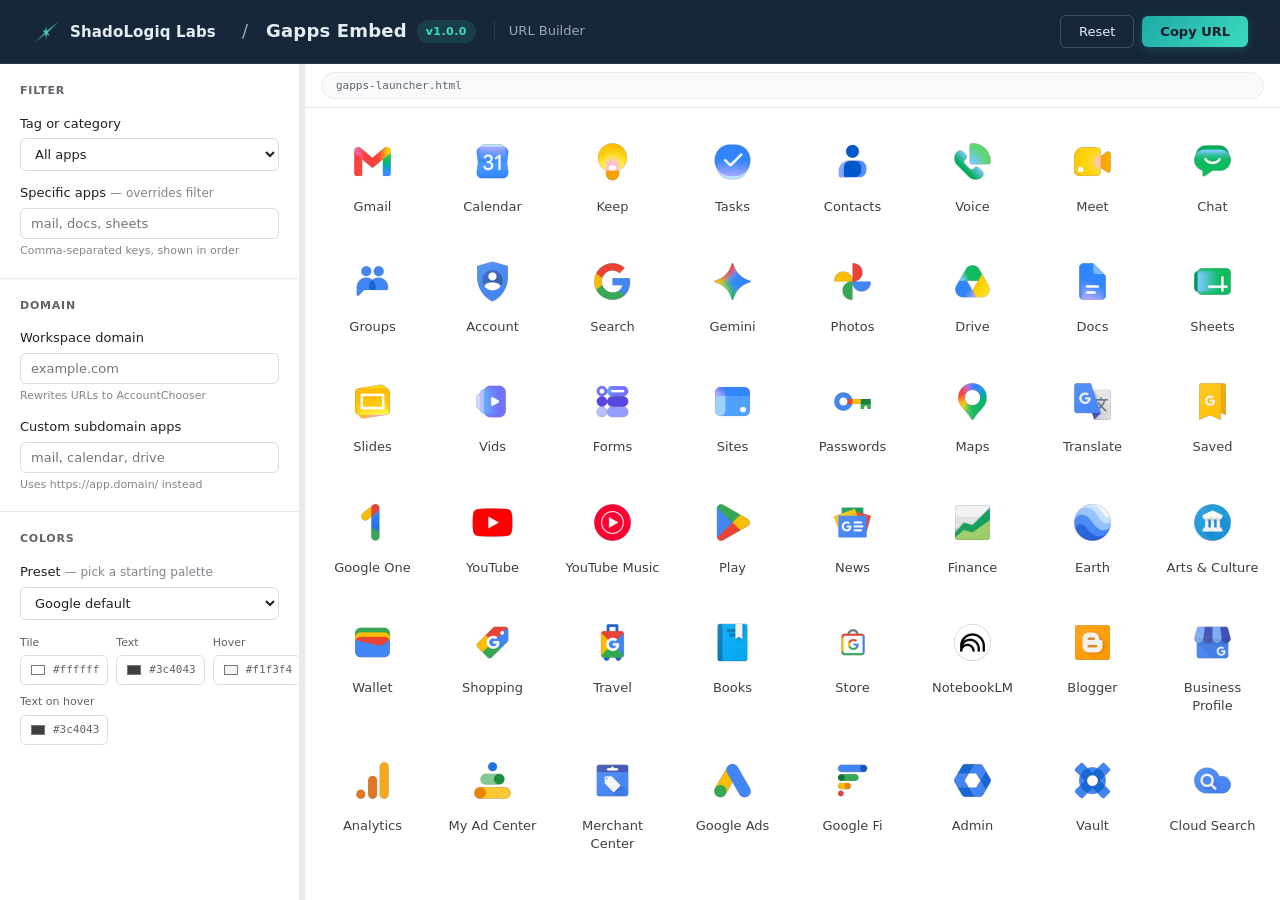
<file: gapps-builder.html>
<!DOCTYPE html>
<!--
   ███████ ██   ██  █████  ██████   ██████  ██       ██████   ██████  ██  ██████
   ██      ██   ██ ██   ██ ██   ██ ██    ██ ██      ██    ██ ██       ██ ██    ██
   ███████ ███████ ███████ ██   ██ ██    ██ ██      ██    ██ ██   ███ ██ ██    ██
        ██ ██   ██ ██   ██ ██   ██ ██    ██ ██      ██    ██ ██    ██ ██ ██ ▄▄ ██
   ███████ ██   ██ ██   ██ ██████   ██████  ███████  ██████   ██████  ██  ██████
                                                                          ▀▀
                       L  A  B  S    ·    U  R  L    B  U  I  L  D  E  R

   Reading the source? Good.

   This builder generates an iframe URL for the Gapps Embed launcher. Pick
   apps, theme, optional Workspace domain — the embed string updates live.
   The whole tool is one HTML page with vanilla JS. No backend, no requests,
   no telemetry. The URL you generate is the URL you ship.

       github.com/shadologiq-labs/gapps-embed   ·   MIT-licensed
       Built by ShadoLogiq Labs:  shadologiq.com
-->
<html lang="en">
<head>
<meta charset="utf-8">
<meta name="viewport" content="width=device-width, initial-scale=1">
<title>Gapps Embed URL Builder · ShadoLogiq Labs</title>
<link rel="icon" href="assets/favicon.ico" sizes="any">
<link rel="icon" type="image/png" sizes="32x32" href="assets/favicon-32.png">
<style>
  *, *::before, *::after { box-sizing: border-box; margin: 0; padding: 0; }

  html, body {
    height: 100%;
    font-family: system-ui, -apple-system, 'Segoe UI', Roboto, Arial, sans-serif;
    color: #202124;
    background: #fff;
    line-height: 1.6;
  }

  /* ── Header (ShadoLogiq dark theme, matches other site pages) ── */
  header {
    background: #16273A;                       /* --navy */
    border-bottom: 1px solid rgba(255,255,255,0.08);
    padding: 14px 32px;
    height: 64px;
    display: flex;
    align-items: center;
    gap: 14px;
    flex-shrink: 0;
    z-index: 10;
  }

  header .brand-chip {
    display: flex;
    align-items: center;
    gap: 10px;
    text-decoration: none;
    color: #E6EEF5;                            /* --ink */
    padding: 4px 8px;
    margin-left: -8px;
    border-radius: 8px;
    transition: background 0.15s;
  }

  header .brand-chip:hover {
    background: rgba(255,255,255,0.04);
    text-decoration: none;
  }

  header .brand-chip img {
    width: 28px;
    height: 28px;
  }

  header .brand-name {
    font-size: 15px;
    font-weight: 600;
    letter-spacing: 0.01em;
  }

  header .crumb-sep {
    color: #9BA9B8;                            /* --ink-mute */
    font-size: 18px;
    font-weight: 300;
    margin: 0 4px;
  }

  header a.wordmark {
    display: flex;
    align-items: center;
    gap: 10px;
    text-decoration: none;
    color: inherit;
    border-radius: 6px;
    padding: 2px 6px;
    margin: 0 -6px;
    transition: background 0.15s;
  }

  /* Escape hatch back to the project page (and thus the site nav) —
     the builder itself is a chrome-free app surface, so this link is
     the way out. Give it a hover affordance so it reads as clickable. */
  header a.wordmark:hover {
    background: rgba(255,255,255,0.05);
    text-decoration: none;
  }

  header h1 {
    font-size: 18px;
    font-weight: 600;
    color: #E6EEF5;
    letter-spacing: 0.01em;
  }

  header .badge {
    font-size: 11px;
    background: rgba(60, 220, 192, 0.12);      /* --pill-bg */
    color: #3CDCC0;                            /* --pill-text */
    padding: 3px 9px;
    border-radius: 99px;
    font-weight: 600;
    letter-spacing: 0.04em;
  }

  header .page-title {
    font-size: 13px;
    color: #9BA9B8;
    padding-left: 14px;
    margin-left: 4px;
    border-left: 1px solid rgba(255,255,255,0.08);
  }

  header .spacer { flex: 1; }

  header .header-actions {
    display: flex;
    gap: 8px;
    align-items: center;
  }

  /* ── App shell ── */
  .shell {
    display: flex;
    height: calc(100vh - 64px);
    overflow: hidden;
  }

  /* ── Sidebar (controls) ── */
  .sidebar {
    width: 300px;
    flex-shrink: 0;
    border-right: 1px solid #e8eaed;
    overflow-y: auto;
    background: #fff;
    display: flex;
    flex-direction: column;
  }

  .sidebar-section {
    padding: 18px 20px;
    border-bottom: 1px solid #e8eaed;
  }

  .sidebar-section:last-child {
    border-bottom: none;
  }

  .sidebar-section h3 {
    font-size: 11px;
    font-weight: 600;
    text-transform: uppercase;
    letter-spacing: 0.07em;
    color: #5f6368;
    margin-bottom: 14px;
  }

  .field {
    margin-bottom: 12px;
  }

  .field:last-child { margin-bottom: 0; }

  .field label {
    display: block;
    font-size: 13px;
    font-weight: 500;
    color: #202124;
    margin-bottom: 4px;
  }

  .field label .hint {
    font-weight: 400;
    color: #80868b;
    font-size: 12px;
  }

  .field select,
  .field input[type="text"] {
    width: 100%;
    padding: 7px 10px;
    border: 1px solid #dadce0;
    border-radius: 6px;
    font-family: inherit;
    font-size: 13px;
    color: #202124;
    background: #fff;
    transition: border-color 0.15s;
  }

  .field select:focus,
  .field input[type="text"]:focus {
    outline: none;
    border-color: #1f73e6;
    box-shadow: 0 0 0 2px rgba(31,115,230,0.12);
  }

  .field small {
    display: block;
    font-size: 11px;
    color: #80868b;
    margin-top: 3px;
  }

  /* Color row */
  .color-row {
    display: grid;
    grid-template-columns: 1fr 1fr 1fr;
    gap: 8px;
  }

  .color-field label {
    display: block;
    font-size: 11px;
    font-weight: 500;
    color: #5f6368;
    margin-bottom: 4px;
  }

  .color-swatch {
    display: flex;
    align-items: center;
    gap: 6px;
    padding: 5px 8px;
    border: 1px solid #dadce0;
    border-radius: 6px;
    cursor: pointer;
    background: #fff;
    transition: border-color 0.15s;
  }

  .color-swatch:hover { border-color: #adb5bd; }

  .color-swatch input[type="color"] {
    width: 18px;
    height: 18px;
    border: none;
    padding: 0;
    background: none;
    cursor: pointer;
    border-radius: 3px;
    flex-shrink: 0;
  }

  .color-swatch span {
    font-size: 11px;
    font-family: 'Menlo', 'Consolas', monospace;
    color: #5f6368;
    white-space: nowrap;
  }

  /* ── Buttons (header lives on dark; sidebar/preview on light) ── */
  .btn-primary {
    display: inline-flex;
    align-items: center;
    padding: 8px 18px;
    background: linear-gradient(135deg, #1FA9A5, #3CDCC0);
    color: #0E1B2A;
    text-decoration: none;
    border-radius: 6px;
    font-size: 13px;
    font-weight: 600;
    border: none;
    cursor: pointer;
    transition: transform 0.15s, box-shadow 0.15s;
    box-shadow: 0 2px 8px rgba(60,220,192,0.18);
    font-family: inherit;
    white-space: nowrap;
  }

  .btn-primary:hover {
    transform: translateY(-1px);
    box-shadow: 0 4px 14px rgba(60,220,192,0.3);
  }

  .btn-secondary {
    display: inline-flex;
    align-items: center;
    padding: 8px 18px;
    border: 1px solid rgba(255,255,255,0.18);
    color: #E6EEF5;
    text-decoration: none;
    border-radius: 6px;
    font-size: 13px;
    font-weight: 500;
    background: transparent;
    cursor: pointer;
    transition: background 0.15s, border-color 0.15s;
    font-family: inherit;
    white-space: nowrap;
  }

  .btn-secondary:hover {
    background: rgba(255,255,255,0.06);
    border-color: rgba(255,255,255,0.28);
  }

  .action-row {
    display: flex;
    gap: 8px;
  }

  /* ── Resize handle ── */
  .resize-handle {
    width: 5px;
    flex-shrink: 0;
    background: #e8eaed;
    cursor: col-resize;
    transition: background 0.15s;
    position: relative;
  }

  .resize-handle:hover,
  .resize-handle.dragging {
    background: #1f73e6;
  }

  /* ── Preview pane ── */
  .preview-pane {
    flex: 1;
    display: flex;
    flex-direction: column;
    background: #f8f9fa;
    overflow: hidden;
  }

  .preview-toolbar {
    height: 44px;
    background: #fff;
    border-bottom: 1px solid #e8eaed;
    display: flex;
    align-items: center;
    padding: 0 16px;
    gap: 10px;
    flex-shrink: 0;
  }

  .preview-url {
    flex: 1;
    background: #f8f9fa;
    border: 1px solid #e8eaed;
    border-radius: 20px;
    padding: 4px 14px;
    font-family: 'Menlo', 'Consolas', monospace;
    font-size: 11px;
    color: #5f6368;
    white-space: nowrap;
    overflow: hidden;
    text-overflow: ellipsis;
    cursor: default;
    user-select: all;
  }

  .preview-pane iframe {
    flex: 1;
    border: none;
    width: 100%;
    background: #fff;
  }

  /* ── Toast ── */
  .toast {
    position: fixed;
    bottom: 20px;
    right: 20px;
    background: #202124;
    color: #fff;
    padding: 9px 16px;
    border-radius: 8px;
    font-size: 13px;
    opacity: 0;
    transform: translateY(6px);
    transition: opacity 0.18s, transform 0.18s;
    pointer-events: none;
    z-index: 100;
  }

  .toast.show {
    opacity: 1;
    transform: translateY(0);
  }
</style>
<script src="src/apps.js"></script>
<script src="src/filter.js"></script>
</head>
<body>

<header>
  <a href="https://shadologiq.com" class="brand-chip" aria-label="ShadoLogiq Labs home">
    <img src="assets/sll_spark_service_mark.png" alt="">
    <span class="brand-name">ShadoLogiq Labs</span>
  </a>
  <span class="crumb-sep">/</span>
  <a href="index.html" class="wordmark" title="Back to Gapps Embed">
    <h1>Gapps Embed</h1>
    <span class="badge">v1.0.0</span>
  </a>
  <span class="page-title">URL Builder</span>
  <div class="spacer"></div>
  <div class="header-actions">
    <button class="btn-secondary" onclick="resetForm()">Reset</button>
    <button class="btn-primary" onclick="copyURL()">Copy URL</button>
  </div>
</header>

<div class="shell">

  <!-- Sidebar: Controls -->
  <aside class="sidebar">

    <div class="sidebar-section">
      <h3>Filter</h3>
      <div class="field">
        <label for="filter">Tag or category</label>
        <select id="filter">
          <option value="">All apps</option>
          <option value="gmail">Personal Gmail</option>
          <option value="ws-legacy">Workspace Legacy</option>
          <option value="ws-starter">Workspace Starter</option>
          <option value="ws-standard">Workspace Standard</option>
          <option value="ws-plus">Workspace Plus</option>
          <option value="ws-enterprise">Workspace Enterprise</option>
          <option value="ws-education">Workspace Education</option>
          <option value="ws-essentials">Workspace Essentials</option>
        </select>
      </div>
      <div class="field">
        <label for="apps">Specific apps <span class="hint">— overrides filter</span></label>
        <input type="text" id="apps" placeholder="mail, docs, sheets">
        <small>Comma-separated keys, shown in order</small>
      </div>
    </div>

    <div class="sidebar-section">
      <h3>Domain</h3>
      <div class="field">
        <label for="domain">Workspace domain</label>
        <input type="text" id="domain" placeholder="example.com">
        <small>Rewrites URLs to AccountChooser</small>
      </div>
      <div class="field">
        <label for="custom">Custom subdomain apps</label>
        <input type="text" id="custom" placeholder="mail, calendar, drive">
        <small>Uses https://app.domain/ instead</small>
      </div>
    </div>

    <div class="sidebar-section">
      <h3>Colors</h3>
      <div class="field" style="margin-bottom: 14px;">
        <label for="preset">Preset <span class="hint">— pick a starting palette</span></label>
        <select id="preset">
          <option value="custom">Custom</option>
          <option value="google" selected>Google default</option>
          <option value="shadologiq">ShadoLogiq (spark flip)</option>
          <option value="solarized">Solarized</option>
          <option value="github-dark">GitHub Dark</option>
        </select>
      </div>
      <div class="color-row">
        <div class="color-field">
          <label>Tile</label>
          <div class="color-swatch">
            <input type="color" id="tile" value="#ffffff">
            <span id="tile-hex">#ffffff</span>
          </div>
        </div>
        <div class="color-field">
          <label>Text</label>
          <div class="color-swatch">
            <input type="color" id="text" value="#3c4043">
            <span id="text-hex">#3c4043</span>
          </div>
        </div>
        <div class="color-field">
          <label>Hover</label>
          <div class="color-swatch">
            <input type="color" id="hover" value="#f1f3f4">
            <span id="hover-hex">#f1f3f4</span>
          </div>
        </div>
        <div class="color-field">
          <label>Text on hover</label>
          <div class="color-swatch">
            <input type="color" id="texthover" value="#3c4043">
            <span id="texthover-hex">#3c4043</span>
          </div>
        </div>
      </div>
    </div>

  </aside>

  <!-- Resize handle -->
  <div class="resize-handle" id="resize-handle"></div>

  <!-- Preview pane -->
  <div class="preview-pane">
    <div class="preview-toolbar">
      <div class="preview-url" id="preview-url">gapps-launcher.html</div>
    </div>
    <iframe id="preview" src="gapps-launcher.html"></iframe>
  </div>

</div>

<div class="toast" id="toast"></div>

<script>
  const BASE = 'gapps-launcher.html';

  function buildURL() {
    const params = new URLSearchParams();

    const filter = document.getElementById('filter').value;
    if (filter) params.set('filter', filter);

    const apps = document.getElementById('apps').value.trim();
    if (apps) {
      const list = apps.split(',').map(a => a.trim().toLowerCase()).filter(a => /^[a-z0-9-]+$/.test(a)).join(',');
      if (list) params.set('apps', list);
    }

    const domain = document.getElementById('domain').value.trim().toLowerCase();
    if (domain) {
      const DOMAIN_RE = /^[a-z0-9]([a-z0-9-]*[a-z0-9])?(\.[a-z0-9]([a-z0-9-]*[a-z0-9])?)+$/i;
      if (DOMAIN_RE.test(domain)) params.set('domain', domain);
    }

    const custom = document.getElementById('custom').value.trim();
    if (custom) {
      const list = custom.split(',').map(a => a.trim().toLowerCase()).filter(a => /^[a-z0-9-]+$/.test(a)).join(',');
      if (list) params.set('custom', list);
    }

    const tile = document.getElementById('tile').value;
    if (tile !== '#ffffff') params.set('tile', tile.slice(1));

    const text = document.getElementById('text').value;
    if (text !== '#3c4043') params.set('text', text.slice(1));

    const hover = document.getElementById('hover').value;
    if (hover !== '#f1f3f4') params.set('hover', hover.slice(1));

    const texthover = document.getElementById('texthover').value;
    // Only emit texthover when it differs from text — otherwise launcher's
    // default behavior (label stays same color on hover) is what we want.
    if (texthover !== text) params.set('texthover', texthover.slice(1));

    return BASE + (params.toString() ? '?' + params.toString() : '');
  }

  function update() {
    const url = buildURL();
    document.getElementById('preview-url').textContent = url;
    document.getElementById('preview').src = url;
  }

  function copyURL() {
    const url = buildURL();
    const base = window.location.origin + window.location.pathname.replace(/\/[^/]+$/, '/');
    navigator.clipboard.writeText(base + url)
      .then(() => showToast('URL copied to clipboard'))
      .catch(() => showToast('Copy failed'));
  }

  function resetForm() {
    document.getElementById('filter').value = '';
    document.getElementById('apps').value = '';
    document.getElementById('domain').value = '';
    document.getElementById('custom').value = '';
    document.getElementById('tile').value = '#ffffff';
    document.getElementById('text').value = '#3c4043';
    document.getElementById('hover').value = '#f1f3f4';
    document.getElementById('texthover').value = '#3c4043';
    document.getElementById('preset').value = 'google';
    syncHex();
    update();
  }

  function syncHex() {
    ['tile', 'text', 'hover', 'texthover'].forEach(id => {
      document.getElementById(id + '-hex').textContent = document.getElementById(id).value;
    });
  }

  function showToast(msg) {
    const t = document.getElementById('toast');
    t.textContent = msg;
    t.classList.add('show');
    setTimeout(() => t.classList.remove('show'), 2500);
  }

  // Resizable sidebar
  (function () {
    const handle = document.getElementById('resize-handle');
    const sidebar = document.querySelector('.sidebar');
    const shell = document.querySelector('.shell');
    let dragging = false;
    let startX, startWidth;

    handle.addEventListener('mousedown', e => {
      dragging = true;
      startX = e.clientX;
      startWidth = sidebar.offsetWidth;
      handle.classList.add('dragging');
      document.body.style.cursor = 'col-resize';
      document.body.style.userSelect = 'none';
      // Cover iframe to prevent it stealing mouse events
      document.getElementById('preview').style.pointerEvents = 'none';
    });

    document.addEventListener('mousemove', e => {
      if (!dragging) return;
      const delta = e.clientX - startX;
      const newWidth = Math.min(Math.max(220, startWidth + delta), shell.offsetWidth - 300);
      sidebar.style.width = newWidth + 'px';
    });

    document.addEventListener('mouseup', () => {
      if (!dragging) return;
      dragging = false;
      handle.classList.remove('dragging');
      document.body.style.cursor = '';
      document.body.style.userSelect = '';
      document.getElementById('preview').style.pointerEvents = '';
    });
  })();

  ['filter', 'apps', 'domain', 'custom'].forEach(id => {
    document.getElementById(id).addEventListener('input', update);
    document.getElementById(id).addEventListener('change', update);
  });

  const PRESETS = {
    'google':      { tile: '#ffffff', text: '#3c4043', hover: '#f1f3f4', texthover: '#3c4043' },
    'shadologiq':  { tile: '#1E3147', text: '#3CDCC0', hover: '#3CDCC0', texthover: '#0E1B2A' },
    'solarized':   { tile: '#FDF6E3', text: '#586E75', hover: '#EEE8D5', texthover: '#586E75' },
    'github-dark': { tile: '#0D1117', text: '#C9D1D9', hover: '#161B22', texthover: '#C9D1D9' }
  };

  document.getElementById('preset').addEventListener('change', e => {
    const p = PRESETS[e.target.value];
    if (!p) return;
    document.getElementById('tile').value      = p.tile;
    document.getElementById('text').value      = p.text;
    document.getElementById('hover').value     = p.hover;
    document.getElementById('texthover').value = p.texthover;
    syncHex();
    update();
  });

  ['tile', 'text', 'hover', 'texthover'].forEach(id => {
    document.getElementById(id).addEventListener('input', () => {
      // Manual color edit → drop out of any preset
      document.getElementById('preset').value = 'custom';
      syncHex();
      update();
    });
  });

  update();
</script>

</body>
</html>
</file>
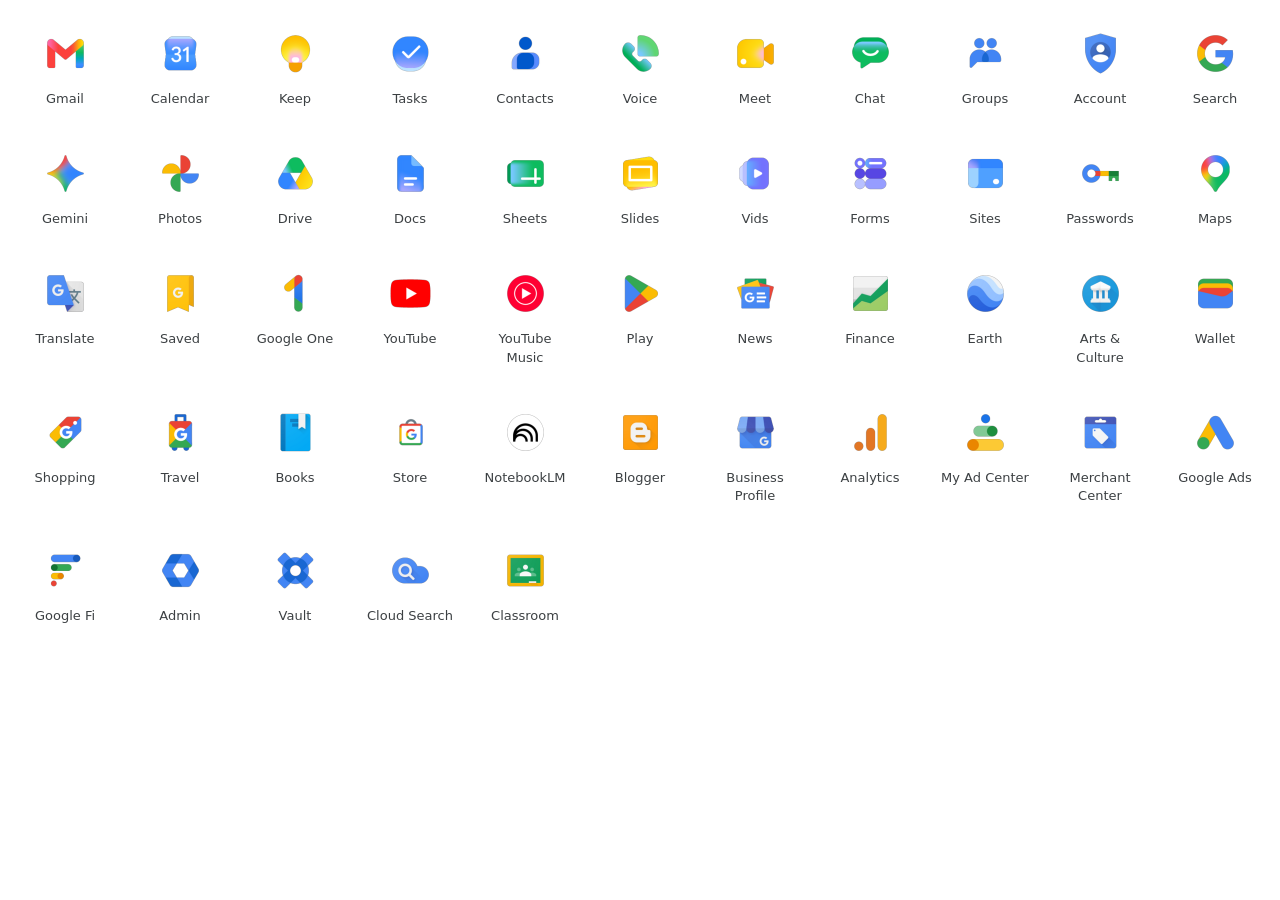
<file: gapps-launcher.html>
<!DOCTYPE html>
<!--
   ███████ ██   ██  █████  ██████   ██████  ██       ██████   ██████  ██  ██████
   ██      ██   ██ ██   ██ ██   ██ ██    ██ ██      ██    ██ ██       ██ ██    ██
   ███████ ███████ ███████ ██   ██ ██    ██ ██      ██    ██ ██   ███ ██ ██    ██
        ██ ██   ██ ██   ██ ██   ██ ██    ██ ██      ██    ██ ██    ██ ██ ██ ▄▄ ██
   ███████ ██   ██ ██   ██ ██████   ██████  ███████  ██████   ██████  ██  ██████
                                                                          ▀▀
                  L  A  B  S    ·    G  A  P  P  S    L  A  U  N  C  H  E  R

   Reading the source? Good — you're probably an embedder.

   This is the page you iframe. It runs entirely in your visitor's browser.
   No server. No phone-home. No third-party requests. No cookies. No analytics.
   Three query params (tile, text, hover) re-skin it for your site. Optional
   `texthover` for spark-flip themes. Optional postMessage for live re-theming.
   Reports its rendered height back to the parent so you can size the iframe.

   ── Drop-in ────────────────────────────────────────────────────────────────
   <iframe src=".../gapps-launcher.html?apps=mail,drive,docs"
           style="border:none; width:100%; height:600px;"></iframe>

   ── Live re-theme from the parent ──────────────────────────────────────────
   iframe.contentWindow.postMessage({
     type:           'gapps-embed-theme',
     tileBg:         '#1E3147',
     textColor:      '#3CDCC0',
     hoverBg:        '#3CDCC0',
     textColorHover: '#0E1B2A'   // optional — for spark-flip themes
   }, '*');

   ── Listen for height changes ──────────────────────────────────────────────
   window.addEventListener('message', e => {
     if (e.data.type === 'gapps-embed-height')
       iframe.style.height = e.data.height + 'px';
   });

   That's the entire API surface. Full docs, configurator, and source:
       github.com/shadologiq-labs/gapps-embed   ·   MIT-licensed
       gapps-embed.shadologiq.com/   ·   live site + builder

   Built by ShadoLogiq Labs:  shadologiq.com
-->
<html lang="en">
<head>
<meta charset="utf-8">
<meta name="viewport" content="width=device-width, initial-scale=1">
<meta name="color-scheme" content="light">
<title>Gapps Embed Launcher · ShadoLogiq Labs</title>
<link rel="icon" href="assets/favicon.ico" sizes="any">
<link rel="icon" type="image/png" sizes="32x32" href="assets/favicon-32.png">
<link rel="stylesheet" href="src/sprite.css">
<style>
  :root {
    --tile-bg: transparent;
    --label-color: #3c4043;
    --label-color-hover: var(--label-color);
    --hover-bg: #f1f3f4;
  }

  body {
    margin: 0;
    padding: 0;
    overflow-x: hidden;
    background-color: transparent;
  }

  .app-grid {
    display: grid;
    grid-template-columns: repeat(auto-fit, minmax(var(--item-width), 1fr));
    gap: 15px;
    padding: 15px;
    font-family: system-ui, -apple-system, 'Segoe UI', Roboto, Arial, sans-serif;
    text-align: center;
    --item-width: 100px;
    width: 100%;
    box-sizing: border-box;
  }

  .app-item {
    text-decoration: none;
    color: var(--label-color);
    background-color: var(--tile-bg);
    padding: 12px 5px;
    border-radius: 8px;
    transition: background 0.2s, box-shadow 0.2s, color 0.2s;
    display: flex;
    flex-direction: column;
    align-items: center;
  }

  .app-item:hover {
    background-color: var(--hover-bg);
    color: var(--label-color-hover);
    box-shadow: 0 1px 2px 0 rgba(60,64,67,0.3), 0 1px 3px 1px rgba(60,64,67,0.15);
    transform: translateY(-1px);
  }

  .app-item:active {
    background-color: color-mix(in srgb, var(--hover-bg) 96%, #000);
    transition: background 0.05s, box-shadow 0.05s, transform 0.05s;
    transform: translateY(0);
  }

  .app-item:focus {
    outline: 2px solid #1f73e6;
    outline-offset: 2px;
  }

  .app-item:focus:not(:focus-visible) {
    outline: none;
  }

  .app-item:focus-visible {
    outline: 2px solid #1f73e6;
    outline-offset: 2px;
  }

  .app-name {
    font-size: 13px;
    font-weight: 400;
    line-height: 1.4;
    margin-top: 2px;
  }

  @media (max-width: 900px) {
    .app-grid {
      --item-width: 90px;
      gap: 12px;
      padding: 12px;
    }
  }

  @media (max-width: 600px) {
    .app-grid {
      --item-width: 75px;
      gap: 8px;
      padding: 10px;
    }
    .app-item {
      padding: 8px 4px;
      min-height: 80px;
    }
    .sprite-icon {
      transform: scale(0.7);
      margin-bottom: -5px;
      margin-top: -5px;
    }
    .app-name {
      font-size: 11px;
      word-wrap: break-word;
    }
  }
</style>
<script src="src/apps.js"></script>
<script src="src/filter.js"></script>
<script src="src/theme.js"></script>
</head>
<body>
<div id="grid"></div>
<script>
  const { apps } = GAPPS.filter(location.search);
  const grid = document.getElementById('grid');
  grid.className = 'app-grid';
  for (const a of apps) {
    const el = document.createElement('a');
    el.className = 'app-item';
    el.target = '_blank';
    el.rel = 'noopener noreferrer';
    el.dataset.key = a.key;
    el.dataset.continue = a.url;
    if (a.shortcutHost) el.dataset.shortcutHost = a.shortcutHost;
    el.href = a.url;
    el.innerHTML = `<div class="sprite-icon icon-${a.key}"></div>
                    <div class="app-name">${a.name}</div>`;
    grid.appendChild(el);
  }
  GAPPS.theme.applyDomainRewrites('#grid .app-item');
  GAPPS.theme.applyQueryColors();
  GAPPS.theme.startPostMessageListeners();
</script>
</body>
</html>
</file>
<file: src/sprite.css>
.sprite-icon {
  width: 53px;
  height: 53px;
  display: inline-block;
  margin-bottom: 8px;
  background-image: url('../assets/sprite.png');
  background-size: 53px 3011px;
  background-repeat: no-repeat;
}

.icon-notebooklm  { background-position: 0px    0px; }
.icon-fi          { background-position: 0px  -58px; }
.icon-keep        { background-position: 0px -116px; }
.icon-jamboard    { background-position: 0px -176px; }
.icon-news        { background-position: 0px -232px; }
.icon-forms       { background-position: 0px -290px; }
.icon-voice       { background-position: 0px -348px; }
.icon-sheets      { background-position: 0px -406px; }
.icon-contacts    { background-position: 0px -464px; }
.icon-mail        { background-position: 0px -522px; }
.icon-finance     { background-position: 0px -580px; }
.icon-classroom   { background-position: 0px -638px; }
.icon-tasks       { background-position: 0px -696px; }
.icon-vault       { background-position: 0px -754px; }
.icon-search      { background-position: 0px -812px; }
.icon-passwords   { background-position: 0px -870px; }
.icon-one         { background-position: 0px -928px; }
.icon-translate   { background-position: 0px -986px; }
.icon-travel      { background-position: 0px -1044px; }
.icon-youtube     { background-position: 0px -1102px; }
.icon-merchant    { background-position: 0px -1160px; }
.icon-saved       { background-position: 0px -1218px; }
.icon-store       { background-position: 0px -1275px; }
.icon-calendar    { background-position: 0px -1333px; }
.icon-books       { background-position: 0px -1392px; }
.icon-arts        { background-position: 0px -1450px; }
.icon-cloudsearch { background-position: 0px -1508px; }
.icon-admin       { background-position: 0px -1566px; }
.icon-earth       { background-position: 0px -1624px; }
.icon-photos      { background-position: 0px -1682px; }
.icon-wallet      { background-position: 0px -1740px; }
.icon-play        { background-position: 0px -1798px; }
.icon-meet        { background-position: 0px -1856px; }
.icon-gemini      { background-position: 0px -1914px; }
.icon-adcenter    { background-position: 0px -1972px; }
.icon-drive       { background-position: 0px -2030px; }
.icon-account     { background-position: 0px -2088px; }
.icon-maps        { background-position: 0px -2146px; }
.icon-docs        { background-position: 0px -2204px; }
.icon-slides      { background-position: 0px -2262px; }
.icon-blogger     { background-position: 0px -2320px; }
.icon-sites       { background-position: 0px -2378px; }
.icon-shopping    { background-position: 0px -2436px; }
.icon-chat        { background-position: 0px -2496px; }
.icon-chrome      { background-position: 0px -2552px; }
.icon-ads         { background-position: 0px -2609px; }
.icon-analytics   { background-position: 0px -2668px; }
.icon-ytmusic     { background-position: 0px -2726px; }
.icon-webstore    { background-position: 0px -2784px; }
.icon-business    { background-position: 0px -2842px; }
.icon-groups      { background-position: 0px -2901px; }
.icon-vids        { background-position: 0px -2958px; }
</file>
